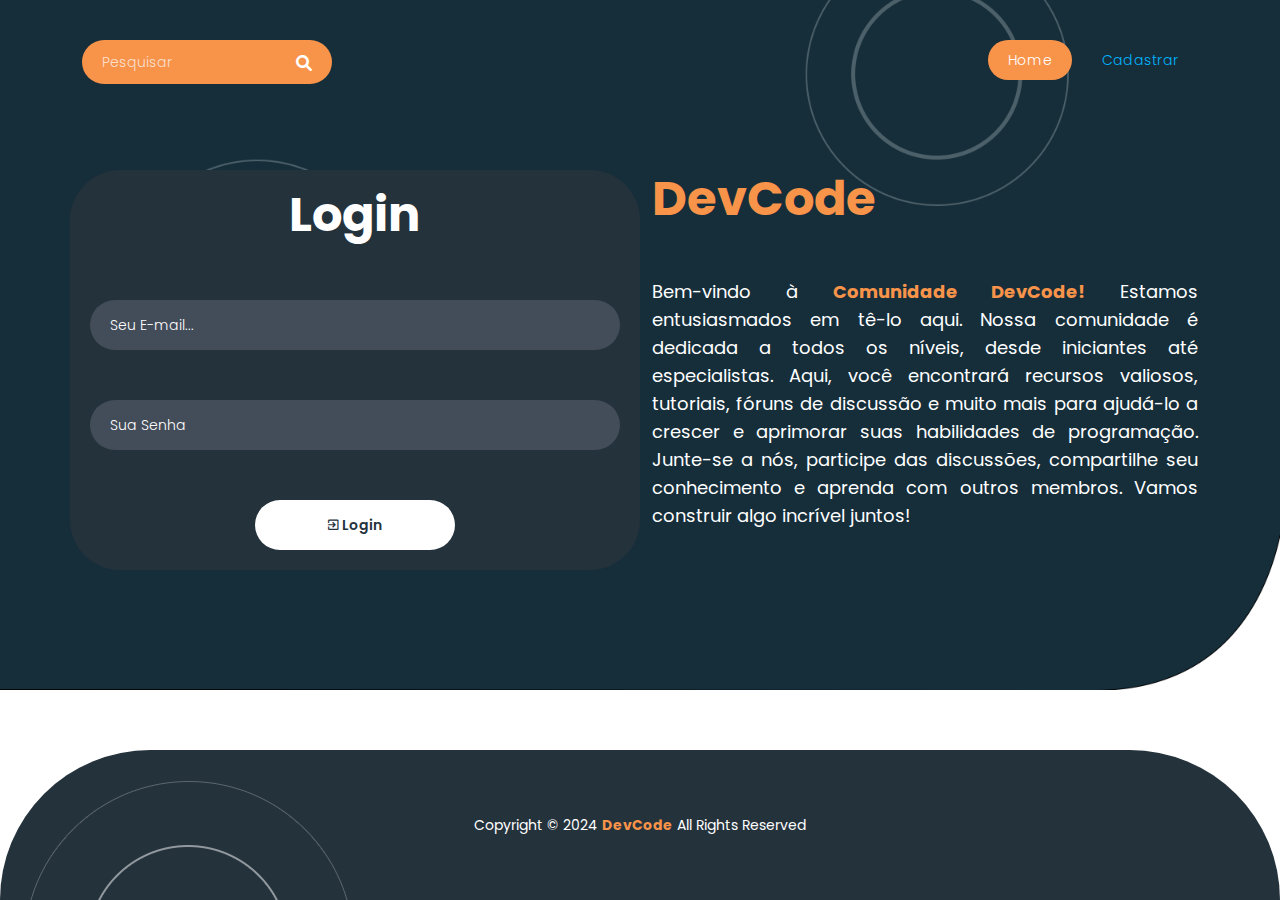
<file: login.html>
<!DOCTYPE html>
<html lang="pt-pt">

<head>
  <!-- Declaração do tipo de documento HTML5 -->
  <meta charset="UTF-8"> <!-- Define a codificação de caracteres como UTF-8 -->
  <meta name="viewport" content="width=device-width, initial-scale=1, shrink-to-fit=no">
  <!-- Responsividade em dispositivos móveis -->

  <!-- Meta tags para SEO -->
  <meta name="description" content="Descrição do conteúdo da página para atrair usuários e melhorar SEO.">
  <!-- Breve descrição da página -->
  <meta name="keywords" content="palavra-chave1, palavra-chave2, palavra-chave3"> <!-- Palavras-chave para indexação -->
  <meta name="author" content="Seu Nome ou Nome da Empresa">
  <!-- Nome do autor ou da organização responsável pelo site -->

  <!-- Meta tags para compartilhamento em redes sociais (Open Graph e Twitter) -->
  <meta property="og:title" content="Título da Página"> <!-- Título para redes sociais -->
  <meta property="og:description" content="Descrição curta da página para redes sociais.">
  <!-- Descrição para redes sociais -->
  <meta property="og:image" content="URL_da_imagem_para_OG.jpg"> <!-- URL da imagem que será exibida ao compartilhar -->
  <meta property="og:url" content="https://seusite.com"> <!-- URL da página para compartilhamento -->
  <meta name="twitter:card" content="summary_large_image"> <!-- Formato do card para o Twitter -->

  <!-- Definição do link canônico para evitar conteúdo duplicado -->
  <link rel="canonical" href="https://seusite.com">






  <title>DevCode</title>

  <!-- Arquivos CSS adicionais -->
  <link href="https://fonts.googleapis.com/css2?family=Poppins:wght@100;200;300;400;500;600;700;800;900&display=swap"
    rel="stylesheet">
  <link rel="stylesheet" href="./assets/css/main.css" />
</head>

<body>

  <!-- ***** Pré-carregador Início ***** -->
  <div id="js-preloader" class="js-preloader">
    <div class="preloader-inner">
      <span class="dot"></span>
      <div class="dots">
        <span></span>
        <span></span>
        <span></span>
      </div>
    </div>
  </div>
  <!-- ***** Pré-carregador Fim ***** -->

  <!-- ***** Área do Cabeçalho Início ***** -->
  <header class="header-area header-sticky">
    <div class="container">
      <div class="row">
        <div class="col-12">
          <nav class="main-nav">
            <!-- ***** Logo Início ***** 
            <a href="index.html" class="logo">
              <img src="assets/images/logo-fet.png">
            </a>
              ***** Logo Fim ***** -->
            <!-- ***** Pesquisa Início ***** -->
            <div class="search-input">
              <form id="search" action="#">
                <input type="text" placeholder="Pesquisar" id='searchText' name="searchKeyword" onkeypress="handle" />
                <i class="fa fa-search"></i>
              </form>
            </div>
            <!-- ***** Pesquisa Fim ***** -->
            <!-- ***** Menu Início ***** -->
            <ul class="nav" id="navbar">
              <li class="scroll-to-section"><a href="index.html" class="active">Home</a></li>
              <li class="scroll-to-section" id="cadastrar"><a href="#!" active>Cadastrar</a></li>
            </ul>
            <a class='menu-trigger'>
              <span>Menu</span>
            </a>
            <!-- ***** Menu Fim ***** -->
          </nav>
        </div>
      </div>
    </div>
  </header>

  <!-- ***** Área do Cabeçalho Fim ***** -->
  <div class="main-banner" id="top">
    <div class="container">
      <!-- ***** Área do login ***** -->
      <div class="row" id="login-form">
        <div class="col-lg-6" style="background: #24323C; padding: 10px; border-radius: 50px;">
          <div class="login-form">
            <form id="contact-form" action="" method="post">
              <div class="login col-lg-12">
                <h2 style="text-align: center; width: 100%;">Login</h2>
              </div>
              <div class="col-lg-12">
                <fieldset>
                  <input type="text" name="email" id="email" pattern="[^ @]*@[^ @]*" placeholder="Seu E-mail..."
                    required>
                </fieldset>
              </div>
              <div class="col-lg-12">
                <fieldset>
                  <input type="password" name="senha" id="senha" placeholder="Sua Senha" autocomplete="on" required>
                </fieldset>
              </div>
              <div class="col-lg-12">
                <fieldset>
                  <button style="width: 200px; margin: auto;" type="submit" id="form-submit" class="orange-button"><i
                      class="zmdi zmdi-sign-in"></i>
                    Login</button>
                </fieldset>
              </div>
            </form>
          </div>
        </div>
        <div class="col-lg-6">
          <div class="login-text">
            <div class="col-lg-12">
              <h2>DevCode</h2>
            </div>
            <div class="col-lg-12">
              <p>Bem-vindo à <strong>Comunidade DevCode!</strong> Estamos entusiasmados em tê-lo aqui. Nossa comunidade
                é dedicada a todos os níveis, desde iniciantes até especialistas. Aqui, você
                encontrará recursos valiosos, tutoriais, fóruns de discussão e muito mais para ajudá-lo a crescer e
                aprimorar suas habilidades de programação. Junte-se a nós, participe das discussões, compartilhe seu
                conhecimento e aprenda com outros membros. Vamos construir algo incrível juntos!</p>
            </div>
          </div>
        </div>
      </div>

      <!-- ***** Área de cadastro ***** -->
      <div class="row hidden" id="signup-tab">
        <div class="col-lg-12">
          <div class="signup">
            <form id="signup-form" class="signup-form" method="post">
              <div class="row">
                <div class="col-md-6 mb-3">
                  <input type="text" class="form-control" placeholder="Seu nome...">
                </div>
                <div class="col-md-6 mb-3">
                  <input type="email" class="form-control" placeholder="Seu E-mail...">
                </div>
              </div>
              <div class="row">
                <div class="col-md-6 mb-3">
                  <input type="date" class="form-control" placeholder="Sua data de Nascimento...">
                </div>
                <div class="col-md-6 mb-3">
                  <input type="text" class="form-control" placeholder="Sua especialidade...">
                </div>
              </div>
              <div class="row">
                <div class="col-md-6 mb-3">
                  <input type="password" class="form-control" placeholder="Sua senha...">
                </div>
                <div class="col-md-6 mb-3">
                  <input type="password" class="form-control" placeholder="Repita a senha...">
                </div>
              </div>
              <div class="row">
                <div class="col-md-6 mb-3">
                  <fieldset>
                    <input type="checkbox" id="terms" name="terms" required>
                    <label for="terms">Eu li e aceito os <a href="termos.html">termos e condições</a></label>
                  </fieldset>
                </div>
                <div class="col-md-12">
                  <button type="submit" class="orange-button cadastrar-btn">Cadastrar</button>
                </div>
              </div>
            </form>
          </div>
        </div>
      </div>
    </div>
  </div>


  <footer class="rodape">
    <div class="container">
      <div class="col-lg-12">
        <p>Copyright © 2024 <strong style="color: #f8934A;">DevCode</strong> All Rights Reserved</p>
      </div>
    </div>
  </footer>

  <!-- Scripts -->
  <!-- Bootstrap core JavaScript -->
  <script src="./vendor/jquery/jquery.min.js"></script>
  <script src="./vendor/bootstrap/js/bootstrap.min.js"></script>
  <script src="./assets/js/isotope.min.js"></script>
  <script src="./assets/js/owl-carousel.js"></script>
  <script src="./assets/js/counter.js"></script>
  <script src="./assets/js/custom.js"></script>
  <script src="./assets/js/jquery.mCustomScrollbar.concat.min.js"></script>
  <script src="./assets/js/material.min.js"></script>
  <script>
    $.material.init();
  </script>

</body>

</html>
</file>
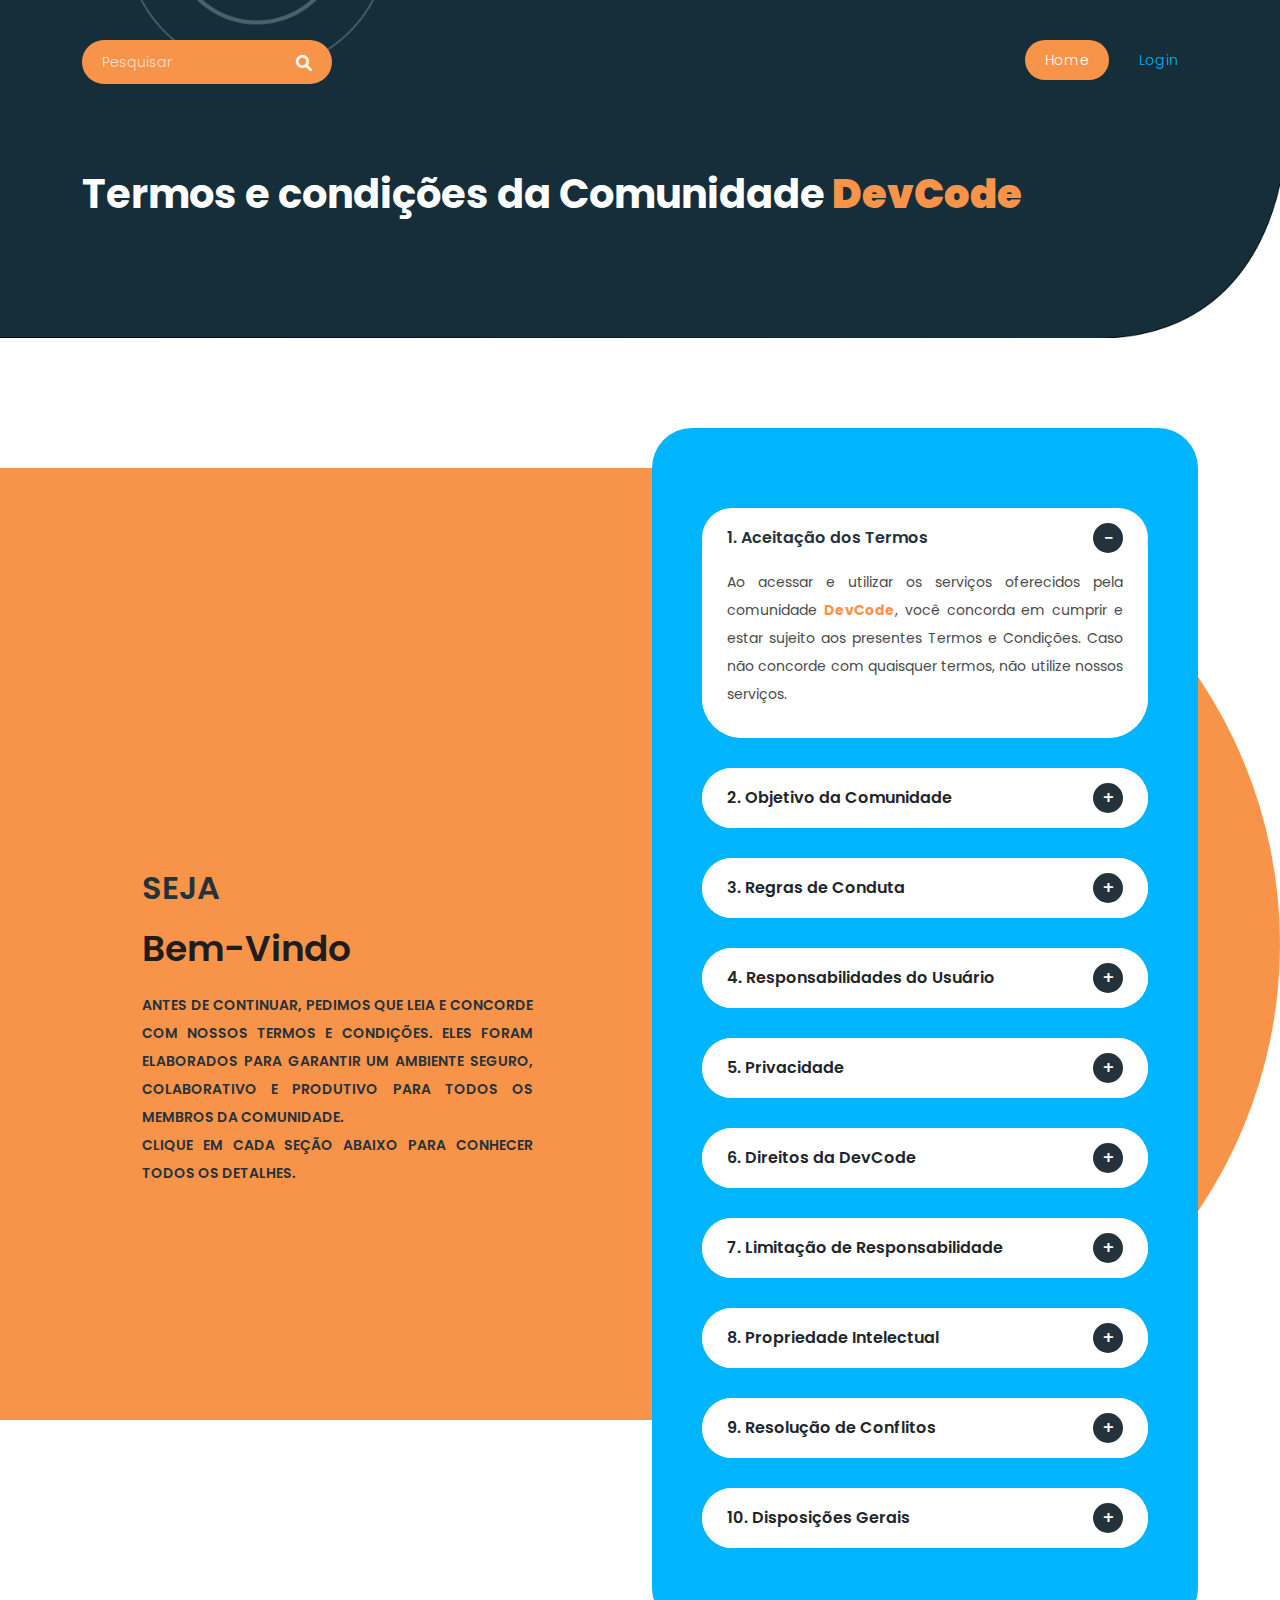
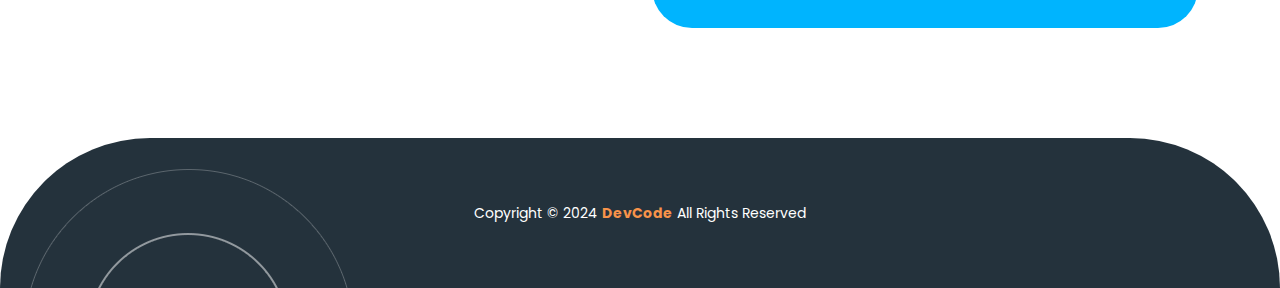
<file: termos.html>
<!DOCTYPE html>
<html lang="pt-pt">

<head>
    <!-- Declaração do tipo de documento HTML5 -->
    <meta charset="UTF-8"> <!-- Define a codificação de caracteres como UTF-8 -->
    <meta name="viewport" content="width=device-width, initial-scale=1, shrink-to-fit=no">
    <!-- Responsividade em dispositivos móveis -->

    <!-- Meta tags para SEO -->
    <meta name="description" content="Descrição do conteúdo da página para atrair usuários e melhorar SEO.">
    <!-- Breve descrição da página -->
    <meta name="keywords" content="palavra-chave1, palavra-chave2, palavra-chave3">
    <!-- Palavras-chave para indexação -->
    <meta name="author" content="Seu Nome ou Nome da Empresa">
    <!-- Nome do autor ou da organização responsável pelo site -->

    <!-- Meta tags para compartilhamento em redes sociais (Open Graph e Twitter) -->
    <meta property="og:title" content="Título da Página"> <!-- Título para redes sociais -->
    <meta property="og:description" content="Descrição curta da página para redes sociais.">
    <!-- Descrição para redes sociais -->
    <meta property="og:image" content="URL_da_imagem_para_OG.jpg">
    <!-- URL da imagem que será exibida ao compartilhar -->
    <meta property="og:url" content="https://seusite.com"> <!-- URL da página para compartilhamento -->
    <meta name="twitter:card" content="summary_large_image"> <!-- Formato do card para o Twitter -->

    <!-- Definição do link canônico para evitar conteúdo duplicado -->
    <link rel="canonical" href="https://seusite.com">






    <title>DevCode</title>

    <!-- Arquivos CSS adicionais -->
    <link href="https://fonts.googleapis.com/css2?family=Poppins:wght@100;200;300;400;500;600;700;800;900&display=swap"
        rel="stylesheet">
    <link rel="stylesheet" href="assets/css/main.css">
</head>

<body>
    <!-- ***** Pré-carregador Início ***** -->
    <div id="js-preloader" class="js-preloader">
        <div class="preloader-inner">
            <span class="dot"></span>
            <div class="dots">
                <span></span>
                <span></span>
                <span></span>
            </div>
        </div>
    </div>
    <!-- ***** Pré-carregador Fim ***** -->

    <!-- ***** Área do Cabeçalho Início ***** -->
    <header class="header-area header-sticky">
        <div class="container">
            <div class="row">
                <div class="col-12">
                    <nav class="main-nav">
                        <!-- ***** Logo Início ***** 
            <a href="index.html" class="logo">
              <img src="assets/images/logo-fet.png">
            </a>
              ***** Logo Fim ***** -->
                        <!-- ***** Pesquisa Início ***** -->
                        <div class="search-input">
                            <form id="search" action="#">
                                <input type="text" placeholder="Pesquisar" id='searchText' name="searchKeyword"
                                    onkeypress="handle" />
                                <i class="fa fa-search"></i>
                            </form>
                        </div>
                        <!-- ***** Pesquisa Fim ***** -->
                        <!-- ***** Menu Início ***** -->
                        <ul class="nav">
                            <li class="scroll-to-section"><a href="index.html" class="active">Home</a></li>
                            <li class="scroll-to-section"><a href="login.html">Login</a></li>
                        </ul>
                        <a class='menu-trigger'>
                            <span>Menu</span>
                        </a>
                        <!-- ***** Menu Fim ***** -->
                    </nav>
                </div>
            </div>
        </div>
    </header>
    <main class="body">
        <!-- ***** Área do Cabeçalho Fim ***** -->
        <div class="main-banner" id="top">
            <div class="container">
                <div class="row">
                    <div class="col-lg-12">
                        <h1 class="cabecalho-accordion">Termos e condições da Comunidade<strong> DevCode</strong> </h1>
                    </div>
                </div>
            </div>
        </div>

        <div class="section condicoes">
            <div class="container">
                <div class="row">
                    <div class="col-lg-5 align-self-center">
                        <div class="section-heading">
                            <h6>Seja</h6>
                            <h2>Bem-vindo</h2>
                            <p>Antes de continuar, pedimos que leia e concorde com nossos Termos e Condições. Eles foram
                                elaborados para garantir um ambiente seguro, colaborativo e produtivo para todos os
                                membros da comunidade.</p>
                            <p>Clique em cada seção abaixo para conhecer todos os detalhes.</p>
                        </div>
                    </div>
                    <div class="col-lg-6 offset-lg-1">
                        <div class="accordion" id="termos&condicoes">
                            <!-- Aceitação dos Termos -->
                            <div class="accordion-item">
                                <h2 class="accordion-header" id="headingOne">
                                    <button class="accordion-button" type="button" data-bs-toggle="collapse"
                                        data-bs-target="#collapseOne" aria-expanded="true" aria-controls="collapseOne">
                                        1. Aceitação dos Termos
                                    </button>
                                </h2>
                                <div id="collapseOne" class="accordion-item collapse show" aria-labelledby="headingOne"
                                    data-bs-parent="#termos&condicoes">
                                    <div class="accordion-body">
                                        Ao acessar e utilizar os serviços oferecidos pela comunidade <b>DevCode</b>,
                                        você concorda em cumprir e estar sujeito aos presentes Termos e Condições. Caso
                                        não concorde com quaisquer termos, não utilize nossos serviços.
                                    </div>
                                </div>
                            </div>

                            <!-- Objetivo da Comunidade -->
                            <div class="accordion-item">
                                <h2 class="accordion-header" id="headingTwo">
                                    <button class="accordion-button collapsed" type="button" data-bs-toggle="collapse"
                                        data-bs-target="#collapseTwo" aria-expanded="false" aria-controls="collapseTwo">
                                        2. Objetivo da Comunidade
                                    </button>
                                </h2>
                                <div id="collapseTwo" class="accordion-item collapse" aria-labelledby="headingTwo"
                                    data-bs-parent="#termos&condicoes">
                                    <div class="accordion-body">
                                        A <b>DevCode</b> é uma plataforma voltada para hackers éticos, desenvolvedores
                                        de software e entusiastas de tecnologia com o objetivo de compartilhar
                                        conhecimento, promover discussões construtivas e incentivar a colaboração em
                                        projetos relacionados a cibersegurança e desenvolvimento de software.
                                    </div>
                                </div>
                            </div>

                            <!-- Regras de Conduta -->
                            <div class="accordion-item">
                                <h2 class="accordion-header" id="headingThree">
                                    <button class="accordion-button collapsed" type="button" data-bs-toggle="collapse"
                                        data-bs-target="#collapseThree" aria-expanded="false"
                                        aria-controls="collapseThree">
                                        3. Regras de Conduta
                                    </button>
                                </h2>
                                <div id="collapseThree" class="accordion-item collapse" aria-labelledby="headingThree"
                                    data-bs-parent="#termos&condicoes">
                                    <div class="accordion-body">
                                        Os usuários da comunidade devem:
                                        <ul>
                                            <li>Respeitar outros membros, independentemente de origem, gênero, crenças
                                                ou opiniões.</li>
                                            <li>Compartilhar conteúdo relevante e construtivo.</li>
                                            <li>Evitar práticas de hacking não éticas ou ilegais dentro e fora da
                                                comunidade.</li>
                                            <li>Não utilizar a comunidade para promover spam, discurso de ódio, ou
                                                atividades maliciosas.</li>
                                            <li>Respeitar as leis aplicáveis de cibersegurança e propriedade
                                                intelectual.</li>
                                        </ul>
                                    </div>
                                </div>
                            </div>

                            <!-- Responsabilidades do Usuário -->
                            <div class="accordion-item">
                                <h2 class="accordion-header" id="headingFour">
                                    <button class="accordion-button collapsed" type="button" data-bs-toggle="collapse"
                                        data-bs-target="#collapseFour" aria-expanded="false"
                                        aria-controls="collapseFour">
                                        4. Responsabilidades do Usuário
                                    </button>
                                </h2>
                                <div id="collapseFour" class="accordion-item collapse" aria-labelledby="headingFour"
                                    data-bs-parent="#termos&condicoes">
                                    <div class="accordion-body">
                                        <ul>
                                            <li>Os usuários são responsáveis pelo conteúdo que publicam na plataforma.
                                            </li>
                                            <li>É proibido compartilhar informações confidenciais, privadas ou
                                                protegidas por leis de propriedade intelectual sem a devida permissão.
                                            </li>
                                        </ul>
                                    </div>
                                </div>
                            </div>

                            <!-- Privacidade -->
                            <div class="accordion-item">
                                <h2 class="accordion-header" id="headingFive">
                                    <button class="accordion-button collapsed" type="button" data-bs-toggle="collapse"
                                        data-bs-target="#collapseFive" aria-expanded="false"
                                        aria-controls="collapseFive">
                                        5. Privacidade
                                    </button>
                                </h2>
                                <div id="collapseFive" class="accordion-item collapse" aria-labelledby="headingFive"
                                    data-bs-parent="#termos&condicoes">
                                    <div class="accordion-body">
                                        <ul>
                                            <li>Os dados coletados serão utilizados apenas para fins de operação da
                                                comunidade e melhoria dos serviços.</li>
                                            <li>A <b>DevCode</b> compromete-se a proteger as informações pessoais dos
                                                usuários, em conformidade com as legislações aplicáveis.</li>
                                        </ul>
                                    </div>
                                </div>
                            </div>

                            <!-- Direitos da DevCode -->
                            <div class="accordion-item">
                                <h2 class="accordion-header" id="headingSix">
                                    <button class="accordion-button collapsed" type="button" data-bs-toggle="collapse"
                                        data-bs-target="#collapseSix" aria-expanded="false" aria-controls="collapseSix">
                                        6. Direitos da DevCode
                                    </button>
                                </h2>
                                <div id="collapseSix" class="accordion-item collapse" aria-labelledby="headingSix"
                                    data-bs-parent="#termos&condicoes">
                                    <div class="accordion-body">
                                        <ul>
                                            <li>A <b>DevCode</b> reserva-se o direito de moderar, editar ou remover
                                                conteúdo que viole estes Termos.</li>
                                            <li>Pode haver suspensão ou exclusão de usuários que descumpram as regras.
                                            </li>
                                            <li>A plataforma pode ser atualizada ou modificada a qualquer momento sem
                                                aviso prévio.</li>
                                        </ul>
                                    </div>
                                </div>
                            </div>

                            <!-- Limitação de Responsabilidade -->
                            <div class="accordion-item">
                                <h2 class="accordion-header" id="headingSeven">
                                    <button class="accordion-button collapsed" type="button" data-bs-toggle="collapse"
                                        data-bs-target="#collapseSeven" aria-expanded="false"
                                        aria-controls="collapseSeven">
                                        7. Limitação de Responsabilidade
                                    </button>
                                </h2>
                                <div id="collapseSeven" class="accordion-item collapse" aria-labelledby="headingSeven"
                                    data-bs-parent="#termos&condicoes">
                                    <div class="accordion-body">
                                        <ul>
                                            <li>A <b>DevCode</b> não se responsabiliza por danos diretos, indiretos ou
                                                consequentes resultantes do uso da comunidade.</li>
                                            <li>O conteúdo publicado pelos usuários é de inteira responsabilidade dos
                                                mesmos.</li>
                                        </ul>
                                    </div>
                                </div>
                            </div>

                            <!-- Propriedade Intelectual -->
                            <div class="accordion-item">
                                <h2 class="accordion-header" id="headingEight">
                                    <button class="accordion-button collapsed" type="button" data-bs-toggle="collapse"
                                        data-bs-target="#collapseEight" aria-expanded="false"
                                        aria-controls="collapseEight">
                                        8. Propriedade Intelectual
                                    </button>
                                </h2>
                                <div id="collapseEight" class="accordion-item collapse" aria-labelledby="headingEight"
                                    data-bs-parent="#termos&condicoes">
                                    <div class="accordion-body">
                                        <ul>
                                            <li>Todo o conteúdo original da <b>DevCode</b> é protegido por direitos
                                                autorais.</li>
                                            <li>Os usuários mantêm os direitos sobre o conteúdo que publicam, mas
                                                concedem à <b>DevCode</b> uma licença não exclusiva para uso dentro da
                                                plataforma.</li>
                                        </ul>
                                    </div>
                                </div>
                            </div>

                            <!-- Resolução de Conflitos -->
                            <div class="accordion-item">
                                <h2 class="accordion-header" id="headingNine">
                                    <button class="accordion-button collapsed" type="button" data-bs-toggle="collapse"
                                        data-bs-target="#collapseNine" aria-expanded="false"
                                        aria-controls="collapseNine">
                                        9. Resolução de Conflitos
                                    </button>
                                </h2>
                                <div id="collapseNine" class="accordion-item collapse" aria-labelledby="headingNine"
                                    data-bs-parent="#termos&condicoes">
                                    <div class="accordion-body">
                                        <ul>
                                            <li>Questões não previstas nestes Termos serão resolvidas pela equipe da
                                                <b>DevCode</b>.
                                            </li>
                                            <li>Eventuais conflitos serão tratados com base nas leis aplicáveis de
                                                Moçambique.</li>
                                        </ul>
                                    </div>
                                </div>
                            </div>

                            <!-- Disposições Gerais -->
                            <div class="accordion-item">
                                <h2 class="accordion-header" id="headingTen">
                                    <button class="accordion-button collapsed" type="button" data-bs-toggle="collapse"
                                        data-bs-target="#collapseTen" aria-expanded="false" aria-controls="collapseTen">
                                        10. Disposições Gerais
                                    </button>
                                </h2>
                                <div id="collapseTen" class="accordion-item collapse" aria-labelledby="headingTen"
                                    data-bs-parent="#termos&condicoes">
                                    <div class="accordion-body">
                                        <ul>
                                            <li>Estes Termos serão regidos pelas leis aplicáveis de Moçambique.</li>
                                            <li>Ao continuar utilizando a comunidade <b>DevCode</b>, você confirma que
                                                leu, entendeu e concorda com estes Termos e Condições.</li>
                                        </ul>
                                    </div>
                                </div>
                            </div>
                        </div>

                    </div>


                </div>
            </div>
        </div>

    </main>

    <footer>
        <div class="container">
            <div class="col-lg-12">
                <p>Copyright © 2024 <strong style="color: #f8934A;">DevCode</strong> All Rights Reserved</p>
            </div>
        </div>
    </footer>

    <!-- Scripts -->
    <!-- Bootstrap core JavaScript -->
    <script src="./vendor/jquery/jquery.min.js"></script>
    <script src="./vendor/bootstrap/js/bootstrap.min.js"></script>
    <script src="./assets/js/isotope.min.js"></script>
    <script src="./assets/js/owl-carousel.js"></script>
    <script src="./assets/js/counter.js"></script>
    <script src="./assets/js/custom.js"></script>
    <script src="./assets/js/jquery.mCustomScrollbar.concat.min.js"></script>
    <script src="./assets/js/material.min.js"></script>
    <script>
        $.material.init();
    </script>

</body>

</html>
</file>
<file: assets/css/main.css>
/*CSS principal do Bootstrap*/

@import '../../vendor/bootstrap/css/bootstrap.min.css';



@import '../css/animate.css';
@import'../css/flex-slider.css';
@import'../css/fontawesome.css';
@import'../css/owl.css';
@import'../css/material-design-iconic-font.min.css';
@import'../css/jquery.mCustomScrollbar.css';
@import'../css/style.css';
</file>
